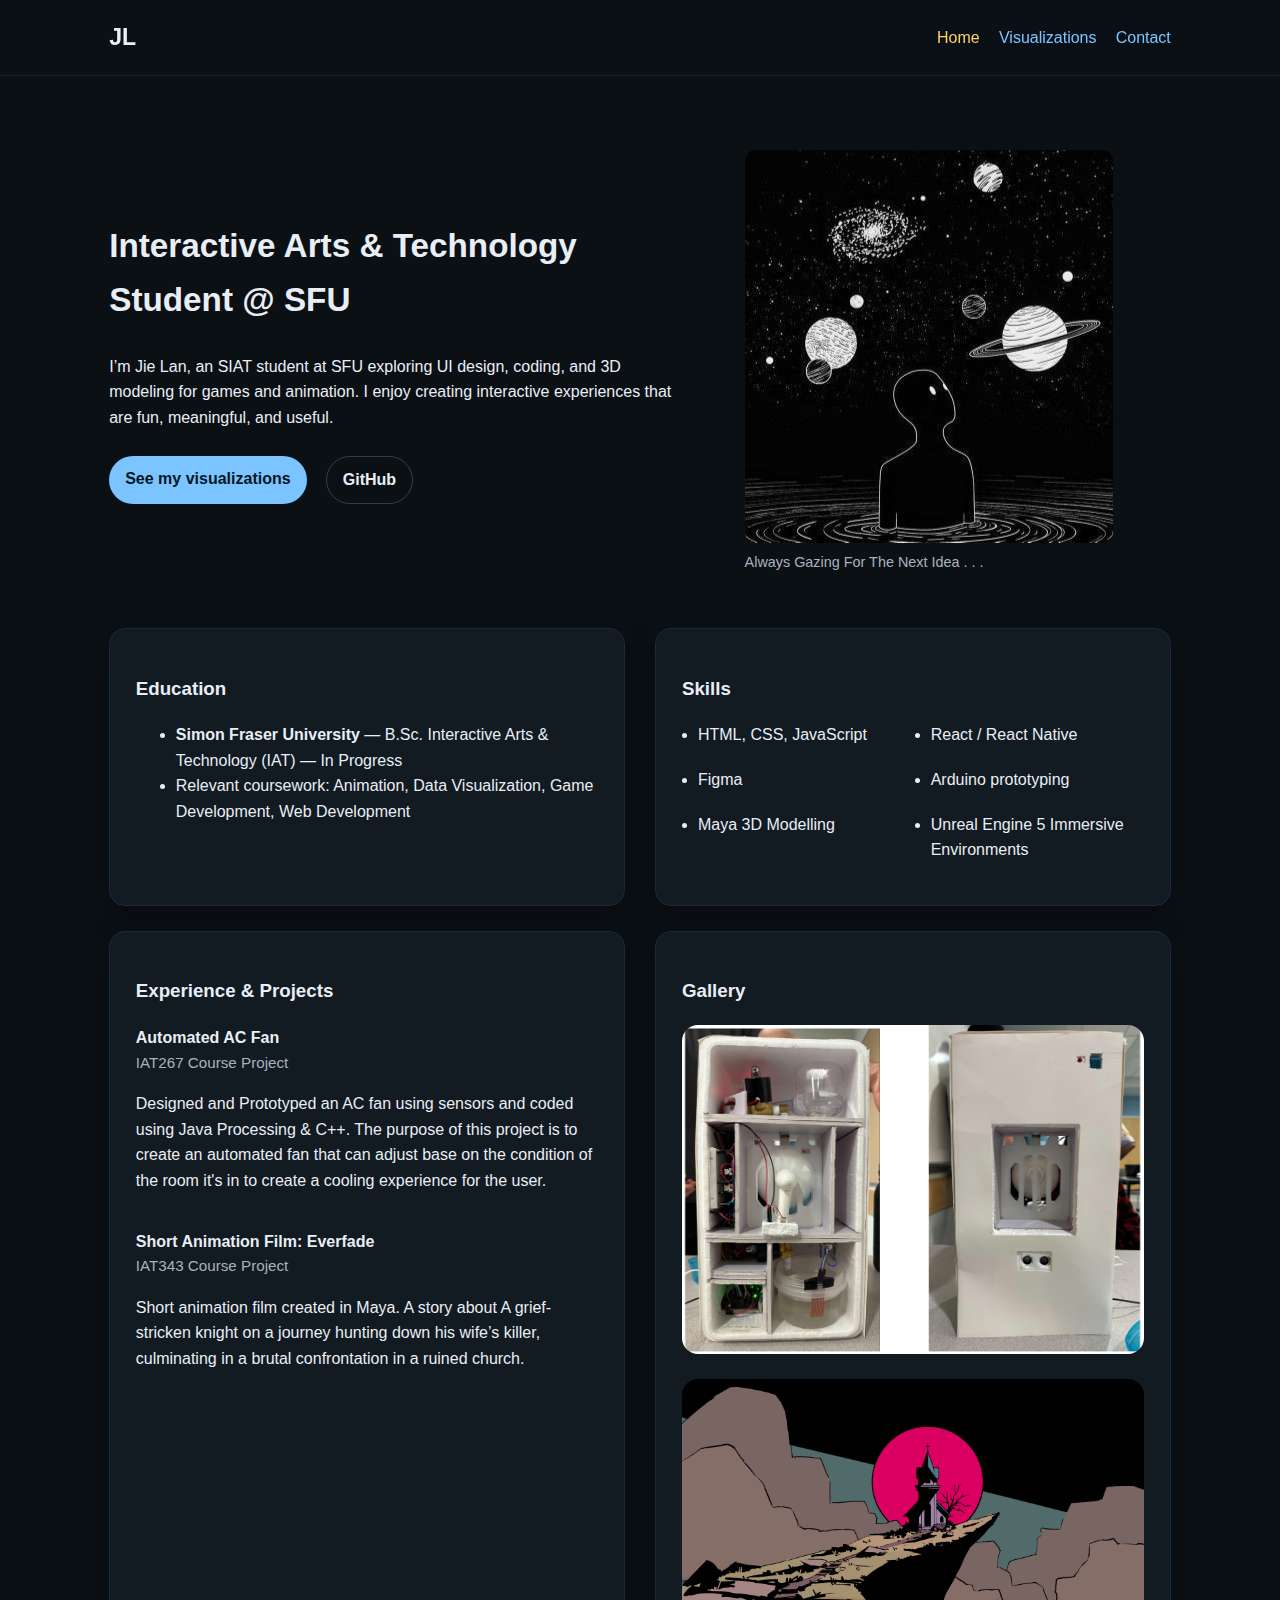
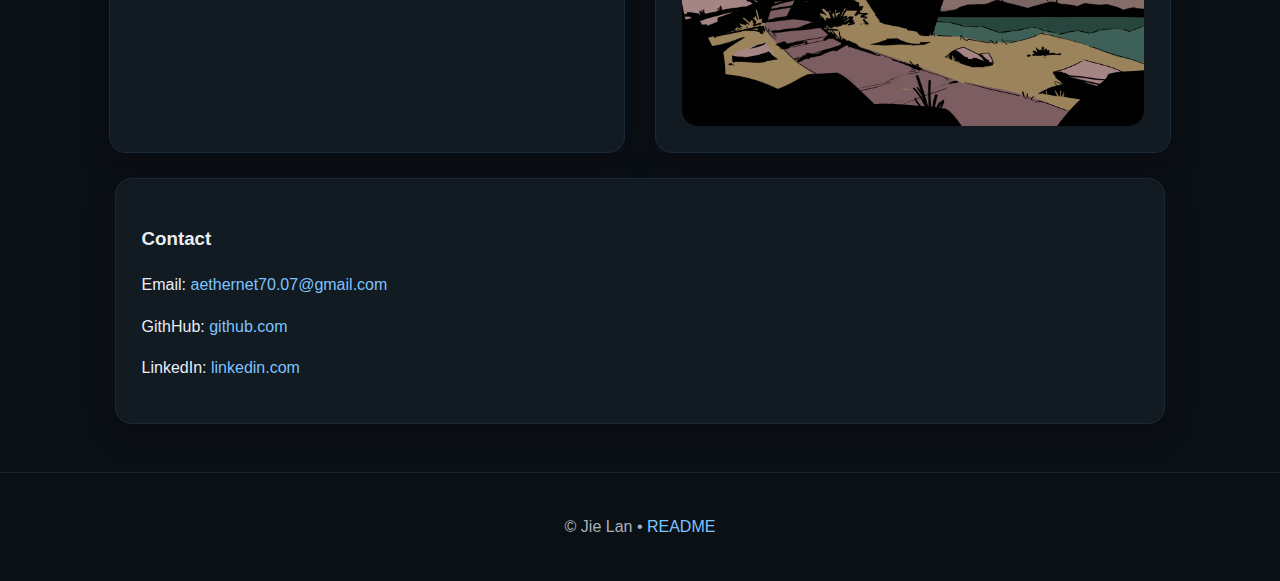
<file: index.html>
<!DOCTYPE html>
<html lang="en">
<head>
  <meta charset="UTF-8" />
  <meta name="viewport" content="width=device-width, initial-scale=1" />
  <title>My Website</title>
  <link rel="stylesheet" href="style.css" />
  <script defer src="main.js"></script>
</head>
<body>
  <header class="site-header">
    <div class="container header-inner">
      <h1 class="logo">JL</h1>
      <nav aria-label="Primary">
        <button class="nav-toggle" aria-expanded="false" aria-controls="site-menu">Menu</button>
        <ul id="site-menu" class="site-menu">
          <li><a href="index.html" aria-current="page">Home</a></li>
          <li><a href="visualizations.html">Visualizations</a></li>
          <li><a href="#contact">Contact</a></li>
        </ul>
      </nav>
    </div>
  </header>

  <main id="main-content">
    <section class="hero">
      <div class="container hero-inner">
        <div class="hero-text">
            <h2 class="headline">Interactive Arts & Technology Student @ SFU</h2>
            <p>
                I’m Jie Lan, an SIAT student at SFU exploring UI design, coding, and 3D modeling for games and animation. 
                I enjoy creating interactive experiences that are fun, meaningful, and useful.
            </p>
            <div class="btn-row">
                <a class="btn" href="visualizations.html">See my visualizations</a>
                <a class="btn btn-ghost" href="https://github.com/AikkiZafire" target="_blank" rel="noopener">GitHub</a>
            </div>
        </div>
        <figure class="hero-figure">
            <img src="img/spacegaze.jpg" alt="Character looking up at the stars and planets" />
            <figcaption>Always Gazing For The Next Idea . . .</figcaption>
        </figure>
      </div>
    </section>

    <section class="container grid two-col gap-xl">
      <article class="card">
        <h3>Education</h3>
        <ul>
          <li><strong>Simon Fraser University</strong> — B.Sc. Interactive Arts & Technology (IAT) — In Progress</li>
          <li>Relevant coursework: Animation, Data Visualization, Game Development, Web Development</li>
        </ul>
      </article>

      <article class="card">
        <h3>Skills</h3>
        <ul class="skills-list">
          <li>HTML, CSS, JavaScript</li>
          <li>React / React Native</li>
          <li>Figma</li>
          <li>Arduino prototyping</li>
          <li>Maya 3D Modelling</li>
          <li>Unreal Engine 5 Immersive Environments</li>
        </ul>
      </article>
    </section>

    <section class="container grid two-col gap-xl">
      <article class="card">
        <h3>Experience & Projects</h3>
        <ul class="timeline">
          <li>
            <span class="t-title">Automated AC Fan</span>
            <span class="t-meta">IAT267 Course Project</span>
            <p>Designed and Prototyped an AC fan using sensors and coded using Java Processing & C++.
                The purpose of this project is to create an automated fan that can adjust base on the condition of the
                room it's in to create a cooling experience for the user.
            </p>
          </li>
          <li>
            <span class="t-title">Short Animation Film: Everfade</span>
            <span class="t-meta">IAT343 Course Project</span>
            <p>Short animation film created in Maya. A story about A grief-stricken knight on a journey
                hunting down his wife’s killer, culminating in a brutal confrontation in a ruined church. 
            </p>
          </li>
        </ul>
      </article>

      <article class="card">
        <h3>Gallery</h3>
        <div class="gallery">
          <img src="img/acFan.png" alt="Sketching interface ideas" />
          <img src="img/everfade.jpg" alt="animation film thumbnail of a church on a hill and a red moon behind it" />
        </div>
      </article>
    </section>

    <section id="contact" class="container card">
      <h3>Contact</h3>
      <p>Email: <a href="mailto:aethernet70.07@gmail.com">aethernet70.07@gmail.com</a></p>
      <p>GithHub: <a href="https://github.com/AikkiZafire" target="_blank" rel="noopener">github.com</a></p>
      <p>LinkedIn: <a href="https://www.linkedin.com/in/jie-lan-871639237/" target="_blank" rel="noopener">linkedin.com</a></p>
    </section>

  </main>

  <footer class="site-footer">
    <div class="container">
      <p>&copy; <span id="year"></span> Jie Lan • <a href="README.md">README</a></p>
    </div>
  </footer>
</body>
</html>
</file>
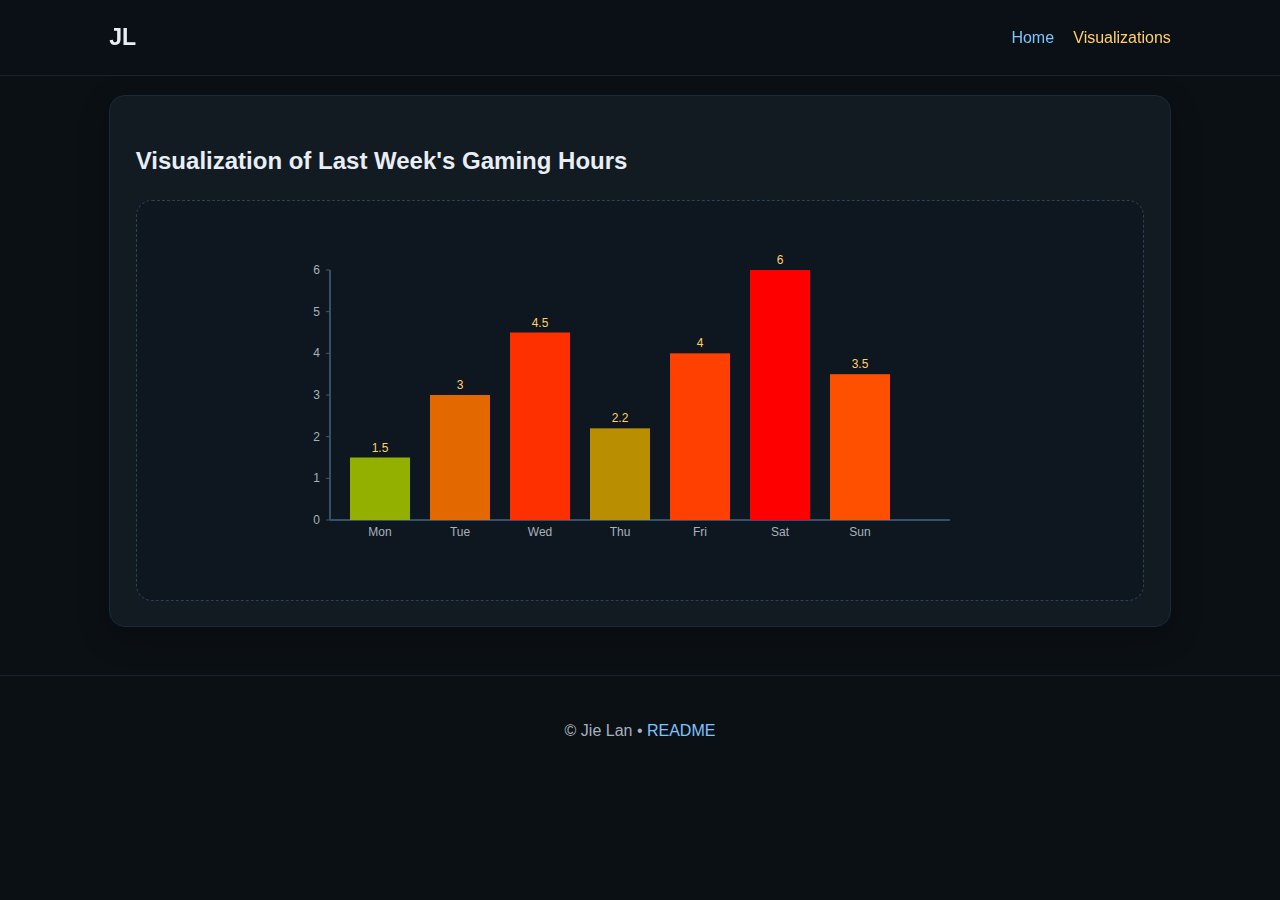
<file: visualizations/index.html>
<!DOCTYPE html>
<html lang="en">
<head>
  <meta charset="UTF-8" />
  <meta name="viewport" content="width=device-width, initial-scale=1" />
  <title>Visualizations</title>
  <link rel="stylesheet" href="../style.css" />
  <script defer src="../main.js"></script>
</head>
<body>
  <header class="site-header">
    <div class="container header-inner">
      <h1 class="logo">JL</h1>
      <nav aria-label="Primary">
        <ul class="site-menu">
          <li><a href="../index.html">Home</a></li>
          <li><a href="../visualizations" aria-current="page">Visualizations</a></li>
        </ul>
      </nav>
    </div>
  </header>

  <main id="main-content" class="container">
    <section class="card">
      <h2>Visualization of Last Week's Gaming Hours</h2>
      <div id="viz" class="viz-wrap" aria-live="polite"></div>
    </section>
  </main>

  <footer class="site-footer">
    <div class="container">
      <p>&copy; <span id="year"></span> Jie Lan • <a href="README.md">README</a></p>
    </div>
  </footer>
</body>
</html>
</file>
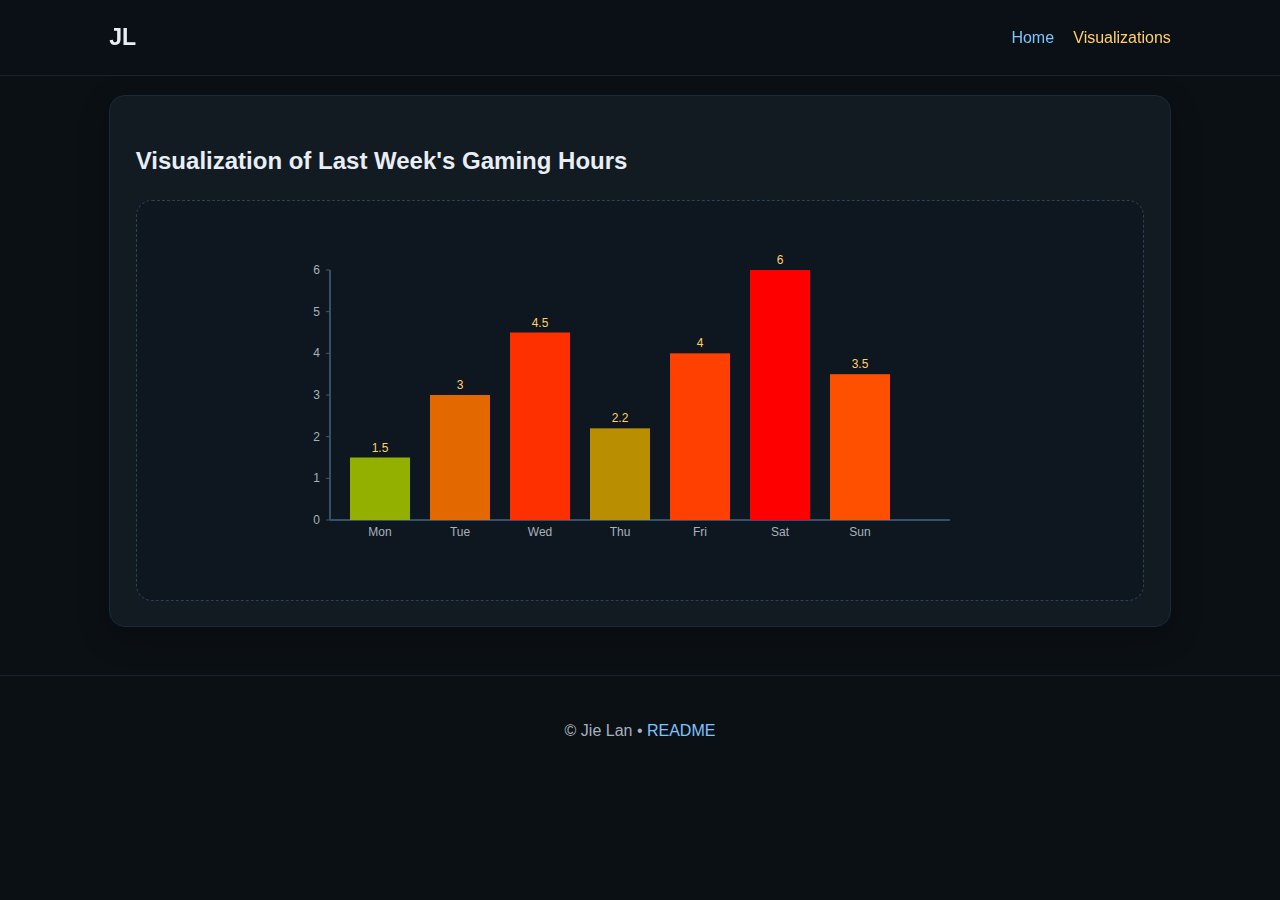
<file: visualizations.html>
<!DOCTYPE html>
<html lang="en">
<head>
  <meta charset="UTF-8" />
  <meta name="viewport" content="width=device-width, initial-scale=1" />
  <title>Visualizations</title>
  <link rel="stylesheet" href="style.css" />
  <script defer src="main.js"></script>
</head>
<body>
  <header class="site-header">
    <div class="container header-inner">
      <h1 class="logo">JL</h1>
      <nav aria-label="Primary">
        <ul class="site-menu">
          <li><a href="index.html">Home</a></li>
          <li><a href="visualizations.html" aria-current="page">Visualizations</a></li>
        </ul>
      </nav>
    </div>
  </header>

  <main id="main-content" class="container">
    <section class="card">
      <h2>Visualization of Last Week's Gaming Hours</h2>
      <div id="viz" class="viz-wrap" aria-live="polite"></div>
    </section>
  </main>

  <footer class="site-footer">
    <div class="container">
      <p>&copy; <span id="year"></span> Jie Lan • <a href="README.md">README</a></p>
    </div>
  </footer>
</body>
</html>
</file>
<file: style.css>
/* Set variables that will be used throughout the website */
:root{
  --bg: #0b1015;
  --card: #121a22;
  --text: #e9eef5;
  --muted: #a8b2bd;
  --accent: #7cc4ff;
  --accent-2: #ffd166;
  --radius: 16px;
  --space: clamp(0.75rem, 1.5vw, 1.25rem);
  --space-lg: clamp(1rem, 2vw, 2rem);
}

* { 
    box-sizing: border-box; 
}

html, body { 
    height: 100%; 
}
body{
  margin: 0;
  font-family: Segoe UI, Roboto, Ubuntu, Cantarell, Noto Sans, Helvetica, Arial, sans-serif;
  background: var(--bg);
  color: var(--text);
  line-height: 1.6;
  text-rendering: optimizeLegibility;
}
img{
    max-width: 100%; 
    display: block;
    border-radius: calc(var(--radius) - 6px); 
}
a{ 
    color: var(--accent); 
    text-decoration: none; 
}
a:hover{
    text-decoration: underline;
}

.container{
    width: min(1100px, 92vw);
    margin: 0 auto;
    padding: 0 var(--space);
}
.site-header{
    position: sticky; 
    top: 0; 
    backdrop-filter: blur(8px); 
    background: #0b1015d9; 
    border-bottom: 1px solid #182431; 
    margin-bottom: var(--space); 
    z-index: 10; 
}
.header-inner{ 
    display: flex; 
    align-items: center; 
    justify-content: space-between; 
    padding: var(--space); 
}
.logo{ 
    font-size: clamp(1.25rem, 1.8vw, 1.75rem); 
    margin: 0; 
}

.site-menu{ 
    list-style: none; 
    display: flex; 
    gap: var(--space); 
    padding: 0; 
    margin: 0; 
}
.site-menu a[aria-current="page"]{ 
    color: var(--accent-2); 
}

.nav-toggle{ 
    display: none; 
    background: var(--card); 
    color: var(--text); 
    border: 1px solid #213244; 
    padding: 0.5rem 0.75rem; 
    border-radius: 10px; 
}
@media (max-width: 720px){
  .nav-toggle{ 
        display: inline-block; 
    }
  .site-menu{ 
        display: none; 
        flex-direction: column; 
        background: var(--card); 
        position: absolute; 
        right: var(--space); 
        top: 64px; 
        padding: var(--space); 
        border: 1px solid #213244; 
        border-radius: var(--radius); 
    }
  .site-menu.open{ 
        display: flex; 
    }
}

.hero{ 
    padding: calc(var(--space-lg) * 1.5) 0; 
}
.hero-inner {
  display: grid;
  grid-template-columns: 1.1fr 0.9fr;
  gap: var(--space-lg);
  align-items: center;
}
.hero-text .headline{ 
    font-size: clamp(1.4rem, 2.6vw, 2.25rem); 
    margin-top: 0; 
}
.hero-figure figcaption{ 
    color: var(--muted); 
    font-size: 0.9rem; 
    margin-top: 0.5rem; 
}
@media (max-width: 900px){ 
    .hero{ 
        grid-template-columns: 1fr; 
    } 
}

.btn-row {
  display: flex;
  gap: var(--space);
  margin-top: var(--space-lg);
}
.btn{ 
    display: inline-block; 
    background: var(--accent); 
    color: #001626; 
    font-weight: 600; 
    padding: 0.65rem 1rem; 
    border-radius: 999px; 
    border: none; 
}
.btn:hover{ 
    filter: brightness(1.15); 
    text-decoration: none; 
}
.btn-ghost{ 
    background: transparent; 
    color: var(--text); 
    border: 1px solid #294055; 
}

.card{ 
    background: var(--card); 
    border: 1px solid #1b2a3a; 
    border-radius: var(--radius); 
    padding: var(--space-lg); 
    margin-bottom: var(--space-lg);
    box-shadow: 0 10px 30px rgba(0,0,0,.25); 
}
#contact.card {
  max-width: 1050px;
  margin-left: auto;
  margin-right: auto;
}

.grid{ 
    display: grid; 
}
.two-col{ 
    grid-template-columns: repeat(2, 1fr); 
}
.gap-xl{ 
    gap: calc(var(--space-lg) * 1.2); 
}
.gap-md{ 
    gap: var(--space); 
}

@media (max-width: 900px) {
  .hero-inner {
    grid-template-columns: 1fr;
  }
}

.skills-list{ 
    display: grid; 
    grid-template-columns: repeat(auto-fit, minmax(180px, 1fr)); 
    gap: var(--space); 
    padding-left: 1rem; 
}
.timeline{ 
    list-style: none; 
    padding: 0; margin: 0; 
    display: grid; 
    gap: var(--space); 
}
.t-title{ 
    font-weight: 700; 
    display: block; 
}
.t-meta{ color: var(--muted); 
    font-size: 0.95rem; 
    display: block; 
    margin-bottom: 0.4rem; 
}

.gallery{ 
    display: grid;
    grid-template-columns: 1fr; 
    gap: var(--space-lg); 
}
.gallery img{
    width: 100%;                  
    height: auto;                  
    border-radius: var(--radius);
}
@media (max-width: 720px){ 
        .gallery{ grid-template-columns: 1fr 1fr; 
    } 
}


.viz-wrap{ 
    inline-size: 100%; 
    block-size: auto; overflow: auto; 
    border-radius: var(--radius); 
    border: 1px dashed #2a4156; 
    padding: var(--space); 
    background: #0e1620; 
}
#viz{
    display: flex;
    justify-content: center;
}

.site-footer{ 
    border-top: 1px solid #182431; 
    margin-top: 3rem; 
    padding: var(--space-lg) 0; 
    color: var(--muted);
}
.site-footer .container {
  display: flex;
  justify-content: center;
}

/* ====== A3 Visualization Page ====== */
.vis-section {
    padding: 0;
}               
.vis-title{
    margin: var(--space-lg); 
}    
.vis-text{ 
    margin: 0 var(--space-lg) var(--space); 
}
.vis-caption{
    margin: 0 var(--space-lg) var(--space); 
    color: var(--muted);
}

.vis-controls {
  margin: 0 var(--space-lg) var(--space);
  display: flex; align-items: center; gap: .75rem;
}
.vis-controls select,
.vis-controls input[type="checkbox"] {
  background: var(--card);
  color: var(--text);
  border: 1px solid #294055;
  border-radius: 10px;
  padding: .4rem .6rem;
}

/* Make the embed fit your .viz-wrap nicely */
.viz-wrap { 
  /* you already have padding, bg, border etc. */
  overflow: auto;
}

/* Ensure charts size correctly in dark layout */
#view1, #view2, #view3, #view4 {
  inline-size: 100%;           /* width */
  min-block-size: 280px;       /* min-height so space is visible pre-render */
}

/* Vega-Embed elements should not overflow */
.vega-embed, .vega-embed > canvas, .vega-embed > svg {
  max-width: 100%;
  display: block;
}

/* Slightly dim Vega tooltip to match theme */
.vega-tooltip {
  background: #0f1720 !important;
  color: var(--text) !important;
  border: 1px solid #1b2a3a !important;
  box-shadow: 0 10px 30px rgba(0,0,0,.35) !important;
}
</file>
